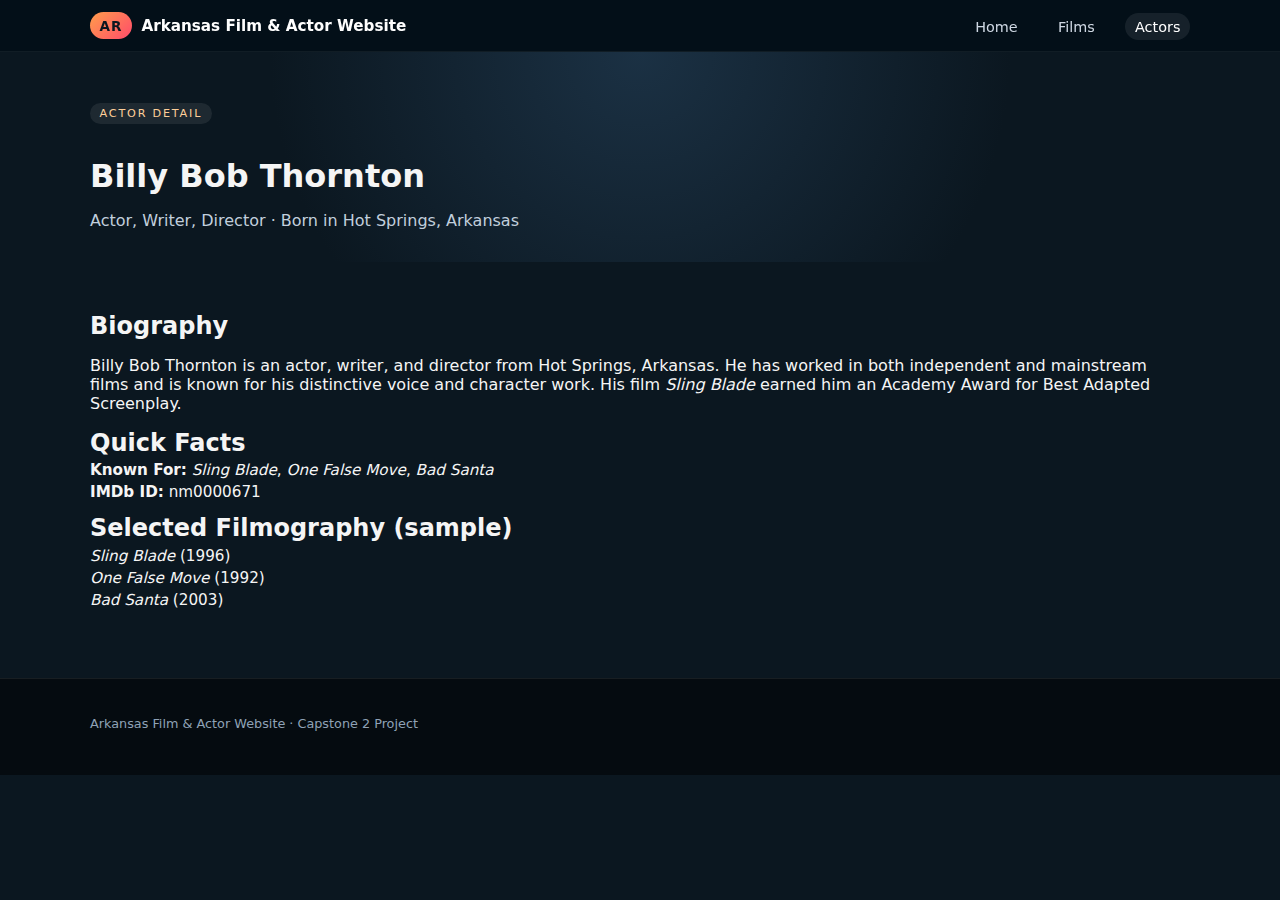
<file: actor-billy-bob-thornton.html>
<!DOCTYPE html>
<html lang="en">
<head>
    <meta charset="UTF-8">
    <title>Billy Bob Thornton &middot; Arkansas Film & Actor Website</title>
    <meta name="viewport" content="width=device-width, initial-scale=1.0">
    <link rel="stylesheet" href="styles.css">
</head>
<body>
<header class="site-header">
    <div class="container header-inner">
        <div class="logo">
            <span class="logo-mark">AR</span>
            <span class="logo-text">Arkansas Film & Actor Website</span>
        </div>
        <nav class="main-nav">
            <a href="index.html">Home</a>
            <a href="films.html">Films</a>
            <a href="actors.html" class="active">Actors</a>
        </nav>
    </div>
</header>

<main>
    <section class="page-header">
        <div class="container">
            <p class="badge">Actor Detail</p>
            <h1>Billy Bob Thornton</h1>
            <p class="muted">Actor, Writer, Director &middot; Born in Hot Springs, Arkansas</p>
        </div>
    </section>

    <section class="section">
        <div class="container detail-layout">
            <div class="detail-main">
                <h2>Biography</h2>
                <p>
                    Billy Bob Thornton is an actor, writer, and director from Hot Springs, Arkansas. He has worked
                    in both independent and mainstream films and is known for his distinctive voice and character work.
                    His film <em>Sling Blade</em> earned him an Academy Award for Best Adapted Screenplay.
                </p>

                <h2>Quick Facts</h2>
                <ul class="detail-list">
                    <li><strong>Known For:</strong> <em>Sling Blade</em>, <em>One False Move</em>, <em>Bad Santa</em></li>
                    <li><strong>IMDb ID:</strong> nm0000671</li>
                </ul>

                <h2>Selected Filmography (sample)</h2>
                <ul class="detail-list">
                    <li><a href="film-sling-blade.html"><em>Sling Blade</em> (1996)</a></li>
                    <li><a href="film-one-false-move.html"><em>One False Move</em> (1992)</a></li>
                    <li><em>Bad Santa</em> (2003)</li>
                </ul>
            </div>
        </div>
    </section>
</main>

<footer class="site-footer">
    <div class="container footer-inner">
        <p>Arkansas Film & Actor Website &middot; Capstone 2 Project</p>
    </div>
</footer>
</body>
</html>
</file>
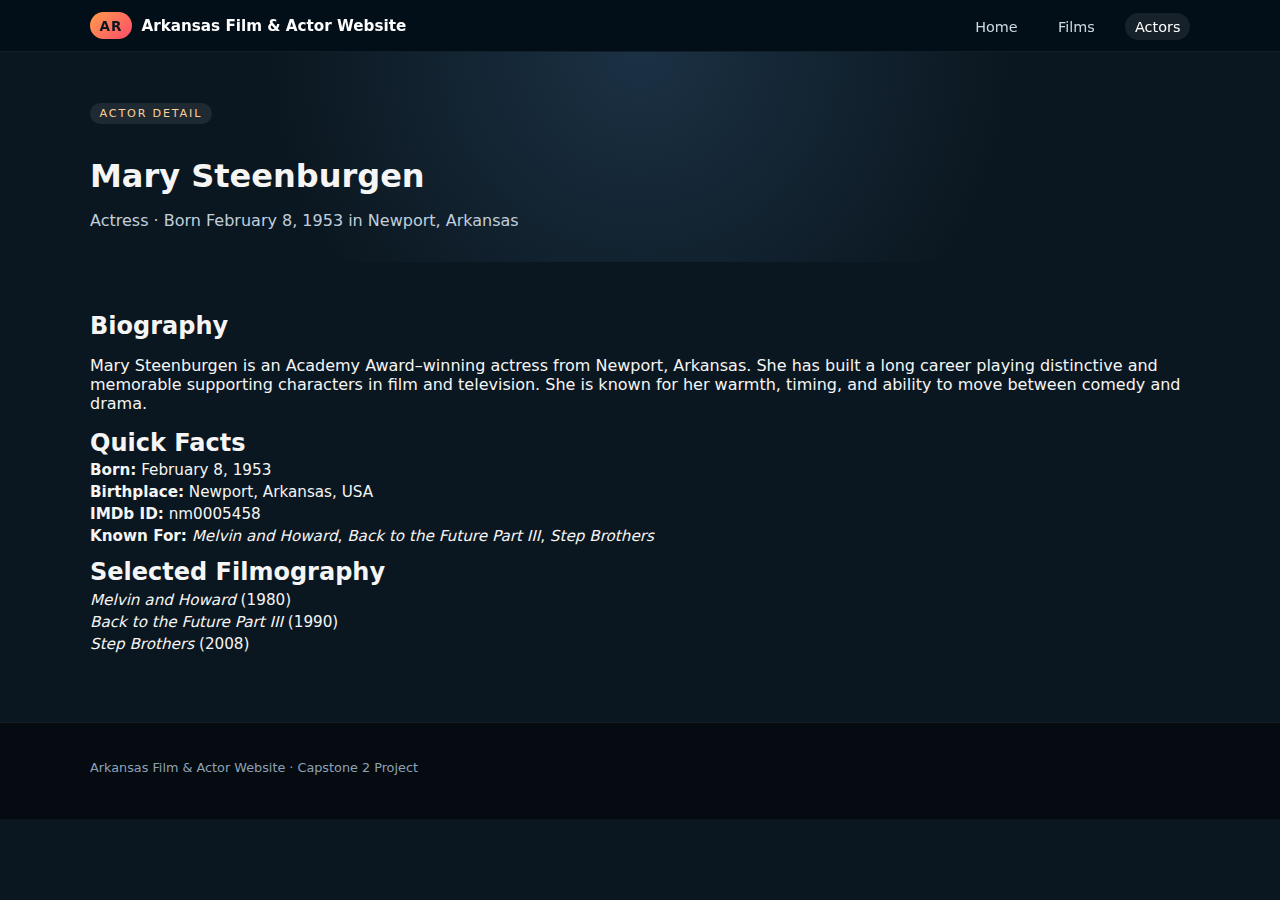
<file: actor-mary-steenburgen.html>
<!DOCTYPE html>
<html lang="en">
<head>
    <meta charset="UTF-8">
    <title>Mary Steenburgen &middot; Arkansas Film & Actor Website</title>
    <meta name="viewport" content="width=device-width, initial-scale=1.0">
    <link rel="stylesheet" href="styles.css">
</head>
<body>
<header class="site-header">
    <div class="container header-inner">
        <div class="logo">
            <span class="logo-mark">AR</span>
            <span class="logo-text">Arkansas Film & Actor Website</span>
        </div>
        <nav class="main-nav">
            <a href="index.html">Home</a>
            <a href="films.html">Films</a>
            <a href="actors.html" class="active">Actors</a>
        </nav>
    </div>
</header>

<main>
    <section class="page-header">
        <div class="container">
            <p class="badge">Actor Detail</p>
            <h1>Mary Steenburgen</h1>
            <p class="muted">Actress &middot; Born February 8, 1953 in Newport, Arkansas</p>
        </div>
    </section>

    <section class="section">
        <div class="container detail-layout">
            <div class="detail-main">
                <h2>Biography</h2>
                <p>
                    Mary Steenburgen is an Academy Award–winning actress from Newport, Arkansas. She has built
                    a long career playing distinctive and memorable supporting characters in film and television.
                    She is known for her warmth, timing, and ability to move between comedy and drama.
                </p>

                <h2>Quick Facts</h2>
                <ul class="detail-list">
                    <li><strong>Born:</strong> February 8, 1953</li>
                    <li><strong>Birthplace:</strong> Newport, Arkansas, USA</li>
                    <li><strong>IMDb ID:</strong> nm0005458</li>
                    <li><strong>Known For:</strong> <em>Melvin and Howard</em>, <em>Back to the Future Part III</em>, <em>Step Brothers</em></li>
                </ul>

                <h2>Selected Filmography</h2>
                <ul class="detail-list">
                    <li><em>Melvin and Howard</em> (1980)</li>
                    <li><em>Back to the Future Part III</em> (1990)</li>
                    <li><em>Step Brothers</em> (2008)</li>
                </ul>
            </div>
        </div>
    </section>
</main>

<footer class="site-footer">
    <div class="container footer-inner">
        <p>Arkansas Film & Actor Website &middot; Capstone 2 Project</p>
    </div>
</footer>
</body>
</html>
</file>
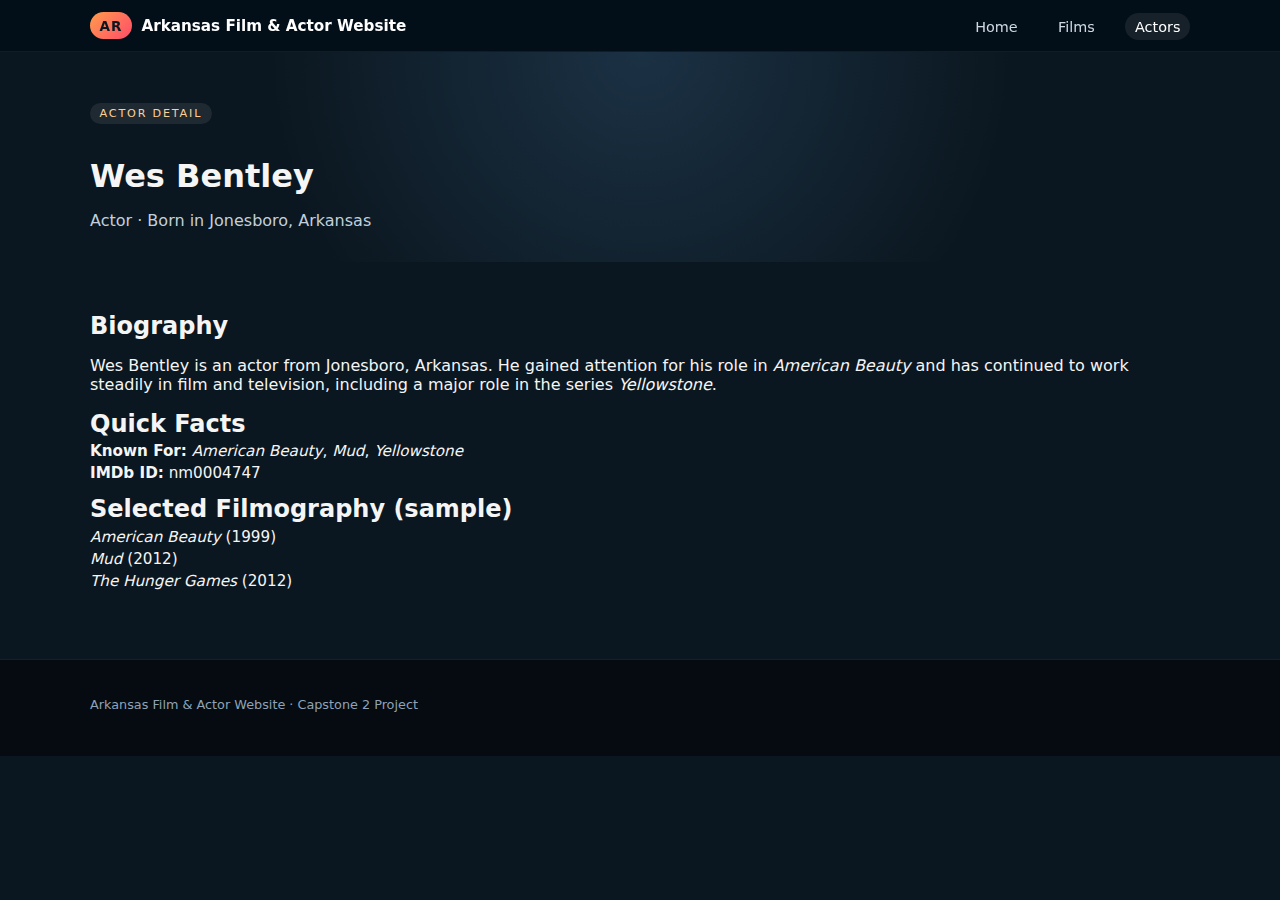
<file: actor-wes-bentley.html>
<!DOCTYPE html>
<html lang="en">
<head>
    <meta charset="UTF-8">
    <title>Wes Bentley &middot; Arkansas Film & Actor Website</title>
    <meta name="viewport" content="width=device-width, initial-scale=1.0">
    <link rel="stylesheet" href="styles.css">
</head>
<body>
<header class="site-header">
    <div class="container header-inner">
        <div class="logo">
            <span class="logo-mark">AR</span>
            <span class="logo-text">Arkansas Film & Actor Website</span>
        </div>
        <nav class="main-nav">
            <a href="index.html">Home</a>
            <a href="films.html">Films</a>
            <a href="actors.html" class="active">Actors</a>
        </nav>
    </div>
</header>

<main>
    <section class="page-header">
        <div class="container">
            <p class="badge">Actor Detail</p>
            <h1>Wes Bentley</h1>
            <p class="muted">Actor &middot; Born in Jonesboro, Arkansas</p>
        </div>
    </section>

    <section class="section">
        <div class="container detail-layout">
            <div class="detail-main">
                <h2>Biography</h2>
                <p>
                    Wes Bentley is an actor from Jonesboro, Arkansas. He gained attention for his role in
                    <em>American Beauty</em> and has continued to work steadily in film and television, including
                    a major role in the series <em>Yellowstone</em>.
                </p>

                <h2>Quick Facts</h2>
                <ul class="detail-list">
                    <li><strong>Known For:</strong> <em>American Beauty</em>, <em>Mud</em>, <em>Yellowstone</em></li>
                    <li><strong>IMDb ID:</strong> nm0004747</li>
                </ul>

                <h2>Selected Filmography (sample)</h2>
                <ul class="detail-list">
                    <li><em>American Beauty</em> (1999)</li>
                    <li><a href="film-mud.html"><em>Mud</em> (2012)</a></li>
                    <li><em>The Hunger Games</em> (2012)</li>
                </ul>
            </div>
        </div>
    </section>
</main>

<footer class="site-footer">
    <div class="container footer-inner">
        <p>Arkansas Film & Actor Website &middot; Capstone 2 Project</p>
    </div>
</footer>
</body>
</html>
</file>
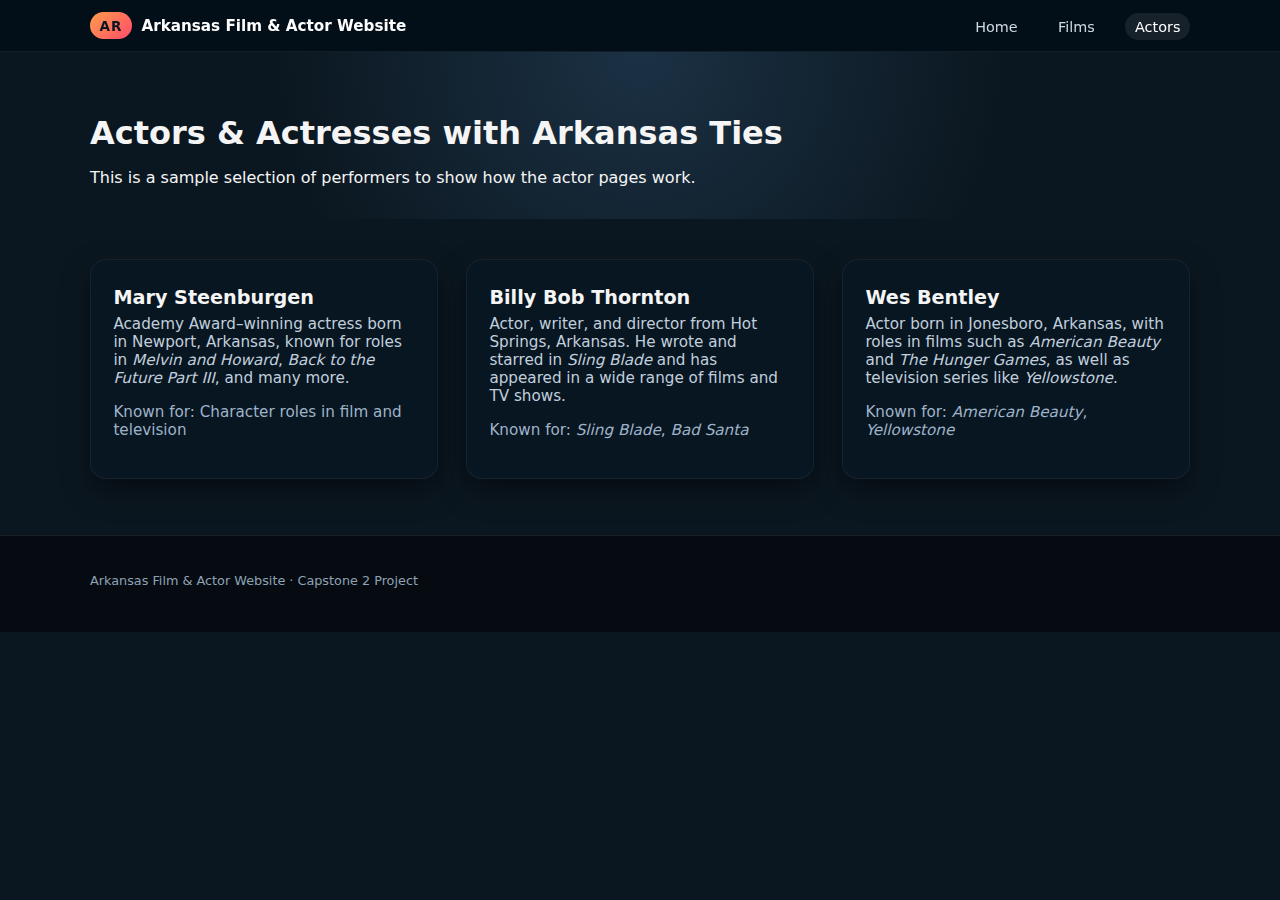
<file: actors.html>
<!DOCTYPE html>
<html lang="en">
<head>
    <meta charset="UTF-8">
    <title>Arkansas Actors &middot; Arkansas Film & Actor Website</title>
    <meta name="viewport" content="width=device-width, initial-scale=1.0">
    <link rel="stylesheet" href="styles.css">
</head>
<body>
<header class="site-header">
    <div class="container header-inner">
        <div class="logo">
            <span class="logo-mark">AR</span>
            <span class="logo-text">Arkansas Film & Actor Website</span>
        </div>
        <nav class="main-nav">
            <a href="index.html">Home</a>
            <a href="films.html">Films</a>
            <a href="actors.html" class="active">Actors</a>
        </nav>
    </div>
</header>

<main>
    <section class="page-header">
        <div class="container">
            <h1>Actors &amp; Actresses with Arkansas Ties</h1>
            <p>This is a sample selection of performers to show how the actor pages work.</p>
        </div>
    </section>

    <section class="section">
        <div class="container card-grid">
            <article class="card">
                <h2><a href="actor-mary-steenburgen.html">Mary Steenburgen</a></h2>
                <p class="muted">
                    Academy Award–winning actress born in Newport, Arkansas, known for roles in
                    <em>Melvin and Howard</em>, <em>Back to the Future Part III</em>, and many more.
                </p>
                <p class="meta">Known for: Character roles in film and television</p>
            </article>

            <article class="card">
                <h2><a href="actor-billy-bob-thornton.html">Billy Bob Thornton</a></h2>
                <p class="muted">
                    Actor, writer, and director from Hot Springs, Arkansas. He wrote and starred in
                    <em>Sling Blade</em> and has appeared in a wide range of films and TV shows.
                </p>
                <p class="meta">Known for: <em>Sling Blade</em>, <em>Bad Santa</em></p>
            </article>

            <article class="card">
                <h2><a href="actor-wes-bentley.html">Wes Bentley</a></h2>
                <p class="muted">
                    Actor born in Jonesboro, Arkansas, with roles in films such as <em>American Beauty</em>
                    and <em>The Hunger Games</em>, as well as television series like <em>Yellowstone</em>.
                </p>
                <p class="meta">Known for: <em>American Beauty</em>, <em>Yellowstone</em></p>
            </article>
        </div>
    </section>
</main>

<footer class="site-footer">
    <div class="container footer-inner">
        <p>Arkansas Film & Actor Website &middot; Capstone 2 Project</p>
    </div>
</footer>
</body>
</html>
</file>
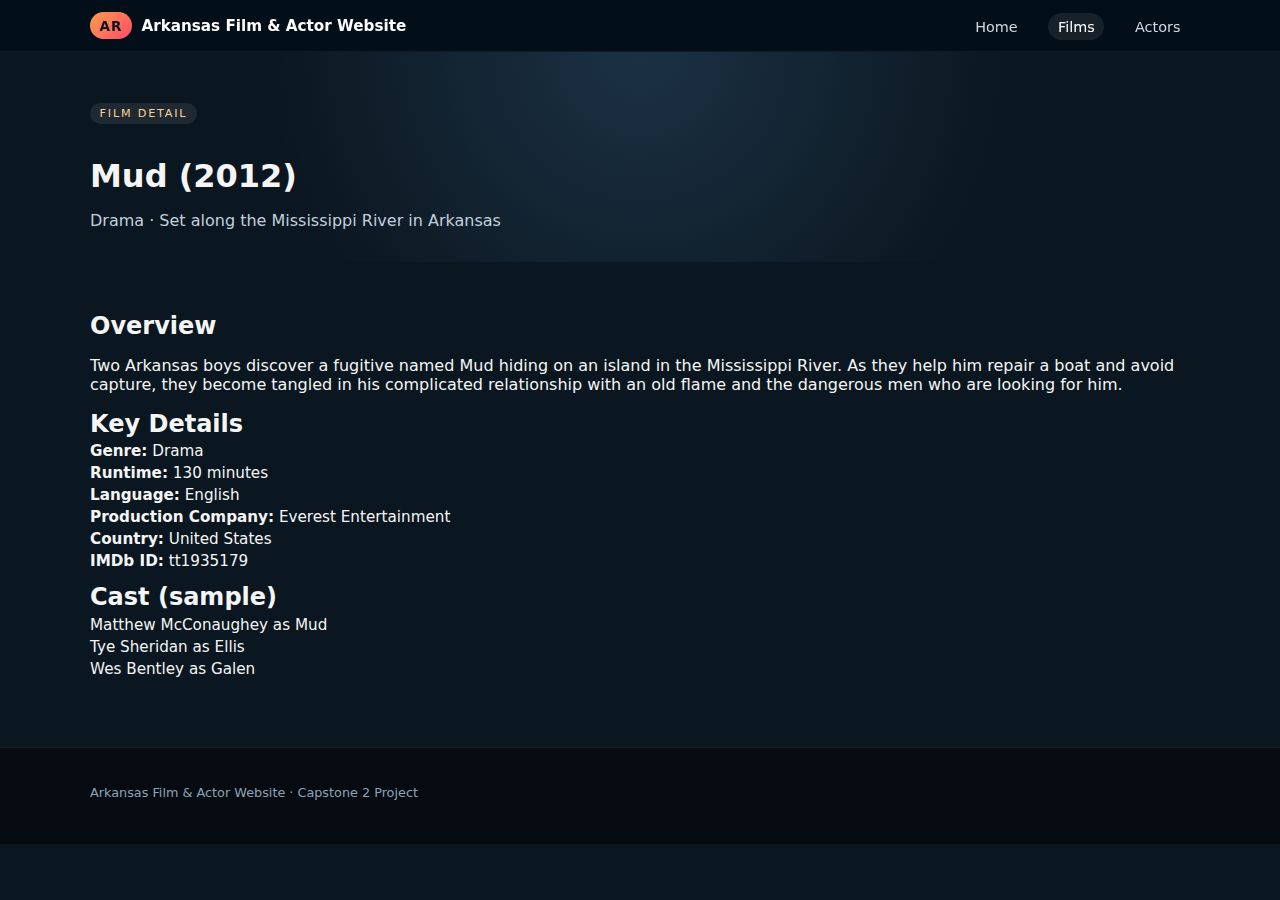
<file: film-mud.html>
<!DOCTYPE html>
<html lang="en">
<head>
    <meta charset="UTF-8">
    <title>Mud (2012) &middot; Arkansas Film & Actor Website</title>
    <meta name="viewport" content="width=device-width, initial-scale=1.0">
    <link rel="stylesheet" href="styles.css">
</head>
<body>
<header class="site-header">
    <div class="container header-inner">
        <div class="logo">
            <span class="logo-mark">AR</span>
            <span class="logo-text">Arkansas Film & Actor Website</span>
        </div>
        <nav class="main-nav">
            <a href="index.html">Home</a>
            <a href="films.html" class="active">Films</a>
            <a href="actors.html">Actors</a>
        </nav>
    </div>
</header>

<main>
    <section class="page-header">
        <div class="container">
            <p class="badge">Film Detail</p>
            <h1>Mud (2012)</h1>
            <p class="muted">Drama &middot; Set along the Mississippi River in Arkansas</p>
        </div>
    </section>

    <section class="section">
        <div class="container detail-layout">
            <div class="detail-main">
                <h2>Overview</h2>
                <p>
                    Two Arkansas boys discover a fugitive named Mud hiding on an island in the Mississippi River.
                    As they help him repair a boat and avoid capture, they become tangled in his complicated
                    relationship with an old flame and the dangerous men who are looking for him.
                </p>

                <h2>Key Details</h2>
                <ul class="detail-list">
                    <li><strong>Genre:</strong> Drama</li>
                    <li><strong>Runtime:</strong> 130 minutes</li>
                    <li><strong>Language:</strong> English</li>
                    <li><strong>Production Company:</strong> Everest Entertainment</li>
                    <li><strong>Country:</strong> United States</li>
                    <li><strong>IMDb ID:</strong> tt1935179</li>
                </ul>

                <h2>Cast (sample)</h2>
                <ul class="detail-list">
                    <li>Matthew McConaughey as Mud</li>
                    <li>Tye Sheridan as Ellis</li>
                    <li><a href="actor-wes-bentley.html">Wes Bentley</a> as Galen</li>
                </ul>
            </div>
        </div>
    </section>
</main>

<footer class="site-footer">
    <div class="container footer-inner">
        <p>Arkansas Film & Actor Website &middot; Capstone 2 Project</p>
    </div>
</footer>
</body>
</html>
</file>
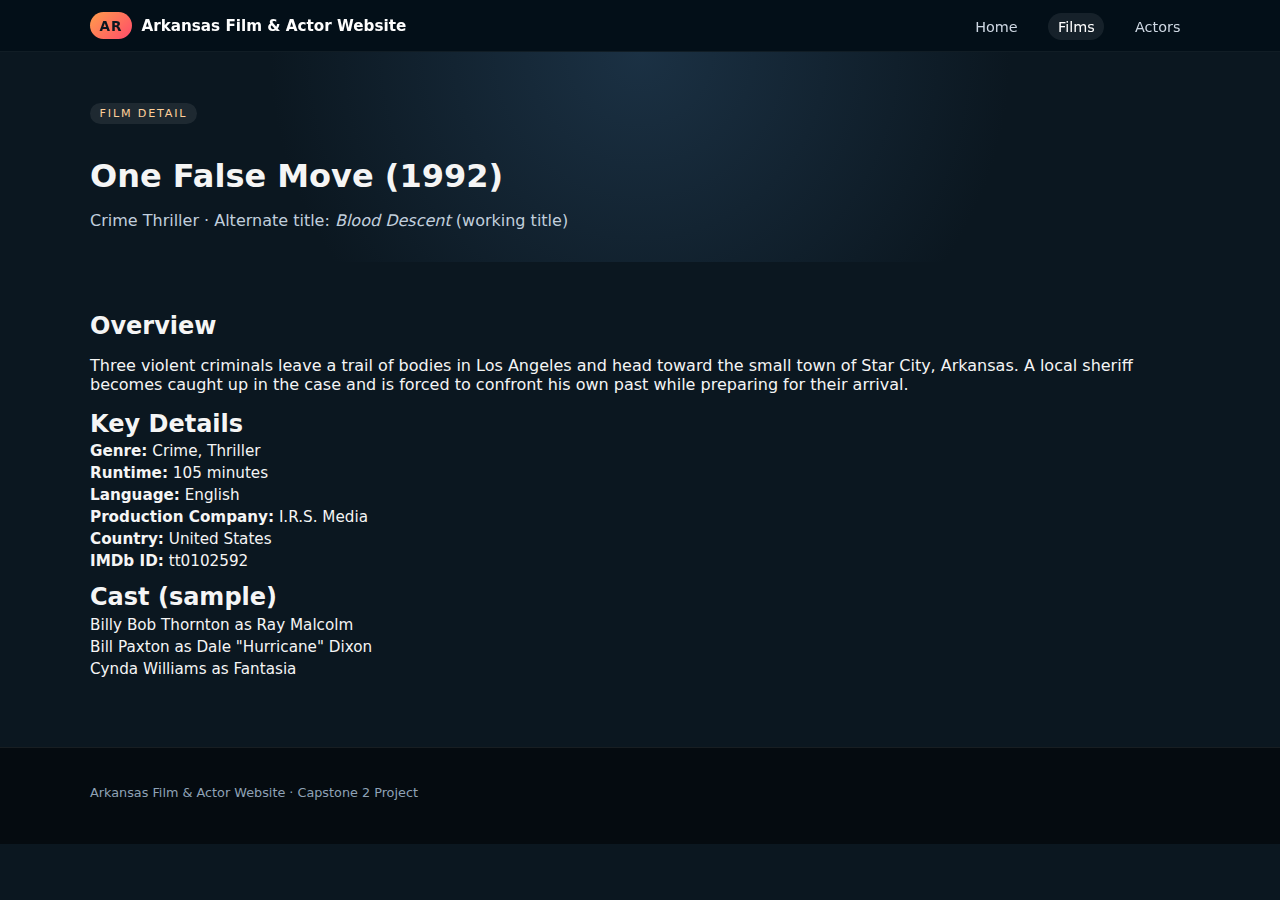
<file: film-one-false-move.html>
<!DOCTYPE html>
<html lang="en">
<head>
    <meta charset="UTF-8">
    <title>One False Move (1992) &middot; Arkansas Film & Actor Website</title>
    <meta name="viewport" content="width=device-width, initial-scale=1.0">
    <link rel="stylesheet" href="styles.css">
</head>
<body>
<header class="site-header">
    <div class="container header-inner">
        <div class="logo">
            <span class="logo-mark">AR</span>
            <span class="logo-text">Arkansas Film & Actor Website</span>
        </div>
        <nav class="main-nav">
            <a href="index.html">Home</a>
            <a href="films.html" class="active">Films</a>
            <a href="actors.html">Actors</a>
        </nav>
    </div>
</header>

<main>
    <section class="page-header">
        <div class="container">
            <p class="badge">Film Detail</p>
            <h1>One False Move (1992)</h1>
            <p class="muted">Crime Thriller &middot; Alternate title: <em>Blood Descent</em> (working title)</p>
        </div>
    </section>

    <section class="section">
        <div class="container detail-layout">
            <div class="detail-main">
                <h2>Overview</h2>
                <p>
                    Three violent criminals leave a trail of bodies in Los Angeles and head toward the small town of
                    Star City, Arkansas. A local sheriff becomes caught up in the case and is forced to confront his
                    own past while preparing for their arrival.
                </p>

                <h2>Key Details</h2>
                <ul class="detail-list">
                    <li><strong>Genre:</strong> Crime, Thriller</li>
                    <li><strong>Runtime:</strong> 105 minutes</li>
                    <li><strong>Language:</strong> English</li>
                    <li><strong>Production Company:</strong> I.R.S. Media</li>
                    <li><strong>Country:</strong> United States</li>
                    <li><strong>IMDb ID:</strong> tt0102592</li>
                </ul>

                <h2>Cast (sample)</h2>
                <ul class="detail-list">
                    <li><a href="actor-billy-bob-thornton.html">Billy Bob Thornton</a> as Ray Malcolm</li>
                    <li>Bill Paxton as Dale "Hurricane" Dixon</li>
                    <li>Cynda Williams as Fantasia</li>
                </ul>
            </div>
        </div>
    </section>
</main>

<footer class="site-footer">
    <div class="container footer-inner">
        <p>Arkansas Film & Actor Website &middot; Capstone 2 Project</p>
    </div>
</footer>
</body>
</html>
</file>
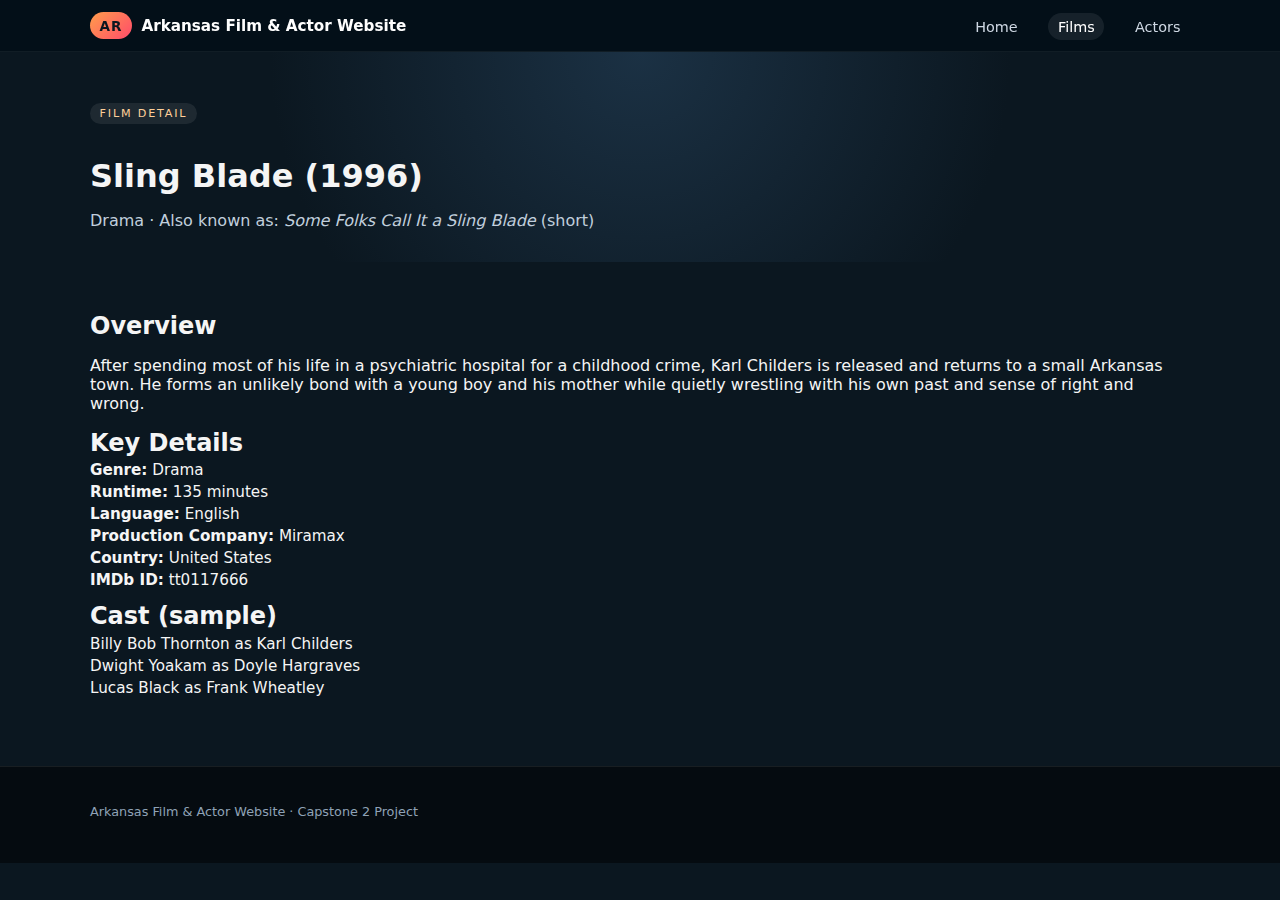
<file: film-sling-blade.html>
<!DOCTYPE html>
<html lang="en">
<head>
    <meta charset="UTF-8">
    <title>Sling Blade (1996) &middot; Arkansas Film & Actor Website</title>
    <meta name="viewport" content="width=device-width, initial-scale=1.0">
    <link rel="stylesheet" href="styles.css">
</head>
<body>
<header class="site-header">
    <div class="container header-inner">
        <div class="logo">
            <span class="logo-mark">AR</span>
            <span class="logo-text">Arkansas Film & Actor Website</span>
        </div>
        <nav class="main-nav">
            <a href="index.html">Home</a>
            <a href="films.html" class="active">Films</a>
            <a href="actors.html">Actors</a>
        </nav>
    </div>
</header>

<main>
    <section class="page-header">
        <div class="container">
            <p class="badge">Film Detail</p>
            <h1>Sling Blade (1996)</h1>
            <p class="muted">Drama &middot; Also known as: <em>Some Folks Call It a Sling Blade</em> (short)</p>
        </div>
    </section>

    <section class="section">
        <div class="container detail-layout">
            <div class="detail-main">
                <h2>Overview</h2>
                <p>
                    After spending most of his life in a psychiatric hospital for a childhood crime, Karl Childers is
                    released and returns to a small Arkansas town. He forms an unlikely bond with a young boy and his
                    mother while quietly wrestling with his own past and sense of right and wrong.
                </p>

                <h2>Key Details</h2>
                <ul class="detail-list">
                    <li><strong>Genre:</strong> Drama</li>
                    <li><strong>Runtime:</strong> 135 minutes</li>
                    <li><strong>Language:</strong> English</li>
                    <li><strong>Production Company:</strong> Miramax</li>
                    <li><strong>Country:</strong> United States</li>
                    <li><strong>IMDb ID:</strong> tt0117666</li>
                </ul>

                <h2>Cast (sample)</h2>
                <ul class="detail-list">
                    <li><a href="actor-billy-bob-thornton.html">Billy Bob Thornton</a> as Karl Childers</li>
                    <li>Dwight Yoakam as Doyle Hargraves</li>
                    <li>Lucas Black as Frank Wheatley</li>
                </ul>
            </div>
        </div>
    </section>
</main>

<footer class="site-footer">
    <div class="container footer-inner">
        <p>Arkansas Film & Actor Website &middot; Capstone 2 Project</p>
    </div>
</footer>
</body>
</html>
</file>
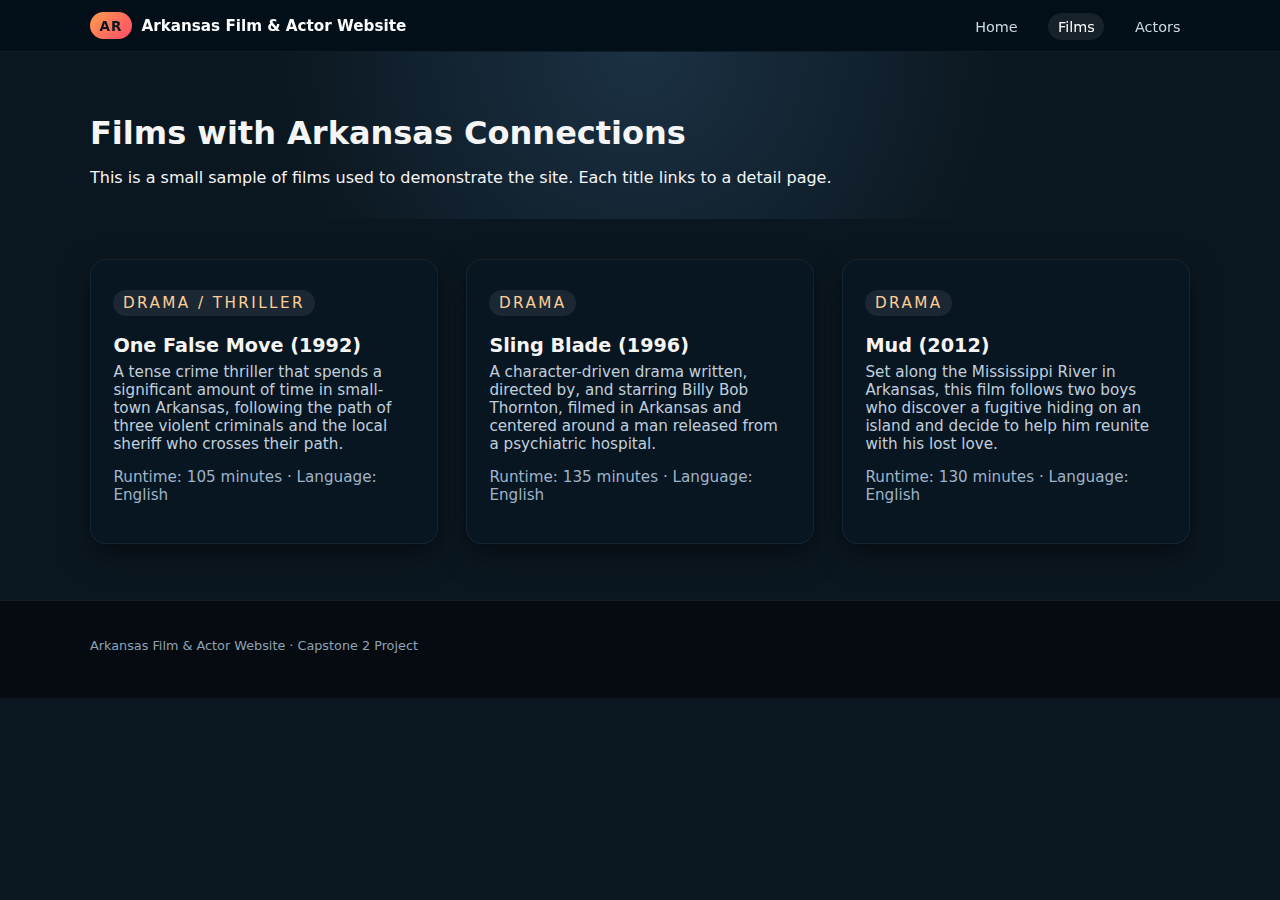
<file: films.html>
<!DOCTYPE html>
<html lang="en">
<head>
    <meta charset="UTF-8">
    <title>Arkansas Films &middot; Arkansas Film & Actor Website</title>
    <meta name="viewport" content="width=device-width, initial-scale=1.0">
    <link rel="stylesheet" href="styles.css">
</head>
<body>
<header class="site-header">
    <div class="container header-inner">
        <div class="logo">
            <span class="logo-mark">AR</span>
            <span class="logo-text">Arkansas Film & Actor Website</span>
        </div>
        <nav class="main-nav">
            <a href="index.html">Home</a>
            <a href="films.html" class="active">Films</a>
            <a href="actors.html">Actors</a>
        </nav>
    </div>
</header>

<main>
    <section class="page-header">
        <div class="container">
            <h1>Films with Arkansas Connections</h1>
            <p>This is a small sample of films used to demonstrate the site. Each title links to a detail page.</p>
        </div>
    </section>

    <section class="section">
        <div class="container card-grid">
            <article class="card">
                <p class="badge">Drama / Thriller</p>
                <h2><a href="film-one-false-move.html">One False Move (1992)</a></h2>
                <p class="muted">
                    A tense crime thriller that spends a significant amount of time in small-town Arkansas,
                    following the path of three violent criminals and the local sheriff who crosses their path.
                </p>
                <p class="meta">Runtime: 105 minutes &middot; Language: English</p>
            </article>

            <article class="card">
                <p class="badge">Drama</p>
                <h2><a href="film-sling-blade.html">Sling Blade (1996)</a></h2>
                <p class="muted">
                    A character-driven drama written, directed by, and starring Billy Bob Thornton,
                    filmed in Arkansas and centered around a man released from a psychiatric hospital.
                </p>
                <p class="meta">Runtime: 135 minutes &middot; Language: English</p>
            </article>

            <article class="card">
                <p class="badge">Drama</p>
                <h2><a href="film-mud.html">Mud (2012)</a></h2>
                <p class="muted">
                    Set along the Mississippi River in Arkansas, this film follows two boys who discover
                    a fugitive hiding on an island and decide to help him reunite with his lost love.
                </p>
                <p class="meta">Runtime: 130 minutes &middot; Language: English</p>
            </article>
        </div>
    </section>
</main>

<footer class="site-footer">
    <div class="container footer-inner">
        <p>Arkansas Film & Actor Website &middot; Capstone 2 Project</p>
    </div>
</footer>
</body>
</html>
</file>
<file: styles.css>
*,
*::before,
*::after {
    box-sizing: border-box;
}

body {
    margin: 0;
    font-family: system-ui, -apple-system, BlinkMacSystemFont, "Segoe UI", sans-serif;
    background: #0b1720;
    color: #f5f5f5;
}

a {
    color: inherit;
    text-decoration: none;
}

a:hover {
    text-decoration: underline;
}

.container {
    width: min(1100px, 94vw);
    margin: 0 auto;
}

.site-header {
    background: rgba(3, 15, 24, 0.95);
    backdrop-filter: blur(8px);
    position: sticky;
    top: 0;
    z-index: 10;
    border-bottom: 1px solid rgba(255, 255, 255, 0.06);
}

.header-inner {
    display: flex;
    align-items: center;
    justify-content: space-between;
    padding: 0.75rem 0;
}

.logo {
    display: flex;
    align-items: center;
    gap: 0.6rem;
}

.logo-mark {
    background: linear-gradient(135deg, #ff9d4c, #ff4b6a);
    color: #0b1720;
    font-weight: 700;
    border-radius: 999px;
    padding: 0.35rem 0.6rem;
    font-size: 0.85rem;
    letter-spacing: 0.06em;
}

.logo-text {
    font-weight: 600;
    font-size: 0.95rem;
    color: #fefefe;
}

.main-nav a {
    margin-left: 1rem;
    font-size: 0.9rem;
    padding: 0.35rem 0.6rem;
    border-radius: 999px;
    color: #cfd8e3;
}

.main-nav a.active,
.main-nav a:hover {
    background: rgba(255, 255, 255, 0.08);
    color: #ffffff;
}

.hero {
    padding: 3.5rem 0 2.5rem;
    background: radial-gradient(circle at top left, #264653 0, #0b1720 50%);
}

.hero-inner {
    display: grid;
    grid-template-columns: minmax(0, 3fr) minmax(0, 2fr);
    gap: 2.5rem;
    align-items: center;
}

.hero-text h1 {
    font-size: clamp(2rem, 3vw, 2.6rem);
    margin-bottom: 0.75rem;
}

.hero-text p {
    max-width: 34rem;
    color: #d3dde9;
}

.hero-actions {
    margin-top: 1.5rem;
    display: flex;
    flex-wrap: wrap;
    gap: 0.75rem;
}

.btn {
    display: inline-flex;
    align-items: center;
    justify-content: center;
    padding: 0.6rem 1.1rem;
    border-radius: 999px;
    font-size: 0.9rem;
    border: 1px solid transparent;
    cursor: pointer;
}

.btn.primary {
    background: linear-gradient(135deg, #ff9d4c, #ff4b6a);
    color: #0b1720;
    font-weight: 600;
}

.btn.outline {
    border-color: rgba(255, 255, 255, 0.25);
    color: #e3edf7;
    background: transparent;
}

.btn.text-link {
    padding: 0;
    border: none;
    background: none;
    color: #ffb374;
    font-weight: 500;
}

.hero-card {
    background: rgba(3, 15, 24, 0.85);
    border-radius: 1rem;
    padding: 1.5rem 1.4rem;
    border: 1px solid rgba(255, 255, 255, 0.08);
    box-shadow: 0 18px 45px rgba(0, 0, 0, 0.5);
}

.hero-card h2 {
    margin-top: 0.25rem;
    margin-bottom: 0.75rem;
    font-size: 1.2rem;
}

.hero-card ul {
    padding-left: 1.1rem;
    margin: 0.3rem 0 0;
    color: #cfd8e3;
    font-size: 0.9rem;
}

.hero-tag {
    font-size: 0.7rem;
    text-transform: uppercase;
    letter-spacing: 0.18em;
    color: #9fb3c8;
}

.section {
    padding: 2.5rem 0;
    background: #0b1720;
}

.section-muted {
    background: #071019;
    border-top: 1px solid rgba(255, 255, 255, 0.04);
}

.grid-two {
    display: grid;
    grid-template-columns: repeat(auto-fit, minmax(260px, 1fr));
    gap: 1.75rem;
}

.card {
    background: rgba(8, 22, 35, 0.95);
    border-radius: 1rem;
    padding: 1.5rem 1.4rem;
    border: 1px solid rgba(255, 255, 255, 0.06);
    box-shadow: 0 12px 30px rgba(0, 0, 0, 0.45);
}

.card h2 {
    margin-top: 0.15rem;
    margin-bottom: 0.4rem;
    font-size: 1.2rem;
}

.card p {
    margin-top: 0.4rem;
    font-size: 0.95rem;
}

.card-grid {
    display: grid;
    grid-template-columns: repeat(auto-fit, minmax(260px, 1fr));
    gap: 1.75rem;
}

.page-header {
    padding: 2.5rem 0 1rem;
    background: radial-gradient(circle at top, #1b3144 0, #0b1720 55%);
}

.page-header h1 {
    margin-bottom: 0.4rem;
}

.badge {
    display: inline-flex;
    align-items: center;
    padding: 0.25rem 0.6rem;
    border-radius: 999px;
    font-size: 0.7rem;
    text-transform: uppercase;
    letter-spacing: 0.16em;
    background: rgba(255, 255, 255, 0.08);
    color: #ffcf99;
}

.muted {
    color: #c1cfdd;
}

.meta {
    margin-top: 0.6rem;
    font-size: 0.8rem;
    color: #9fb3c8;
}

.detail-layout {
    display: grid;
    grid-template-columns: minmax(0, 3fr);
}

.detail-main h2 {
    margin-top: 0.6rem;
    margin-bottom: 0.3rem;
}

.detail-list {
    list-style: none;
    padding-left: 0;
    margin: 0.2rem 0 0.8rem;
    font-size: 0.95rem;
}

.detail-list li {
    margin-bottom: 0.25rem;
}

.site-footer {
    border-top: 1px solid rgba(255, 255, 255, 0.08);
    padding: 1.5rem 0 2rem;
    background: #050b10;
    margin-top: 1rem;
}

.footer-inner {
    display: flex;
    flex-direction: column;
    gap: 0.3rem;
    font-size: 0.8rem;
    color: #8fa2b6;
}

@media (max-width: 768px) {
    .hero-inner {
        grid-template-columns: 1fr;
    }

    .header-inner {
        flex-direction: column;
        align-items: flex-start;
        gap: 0.4rem;
    }

    .main-nav a {
        margin-left: 0;
        margin-right: 0.5rem;
    }
}
</file>
